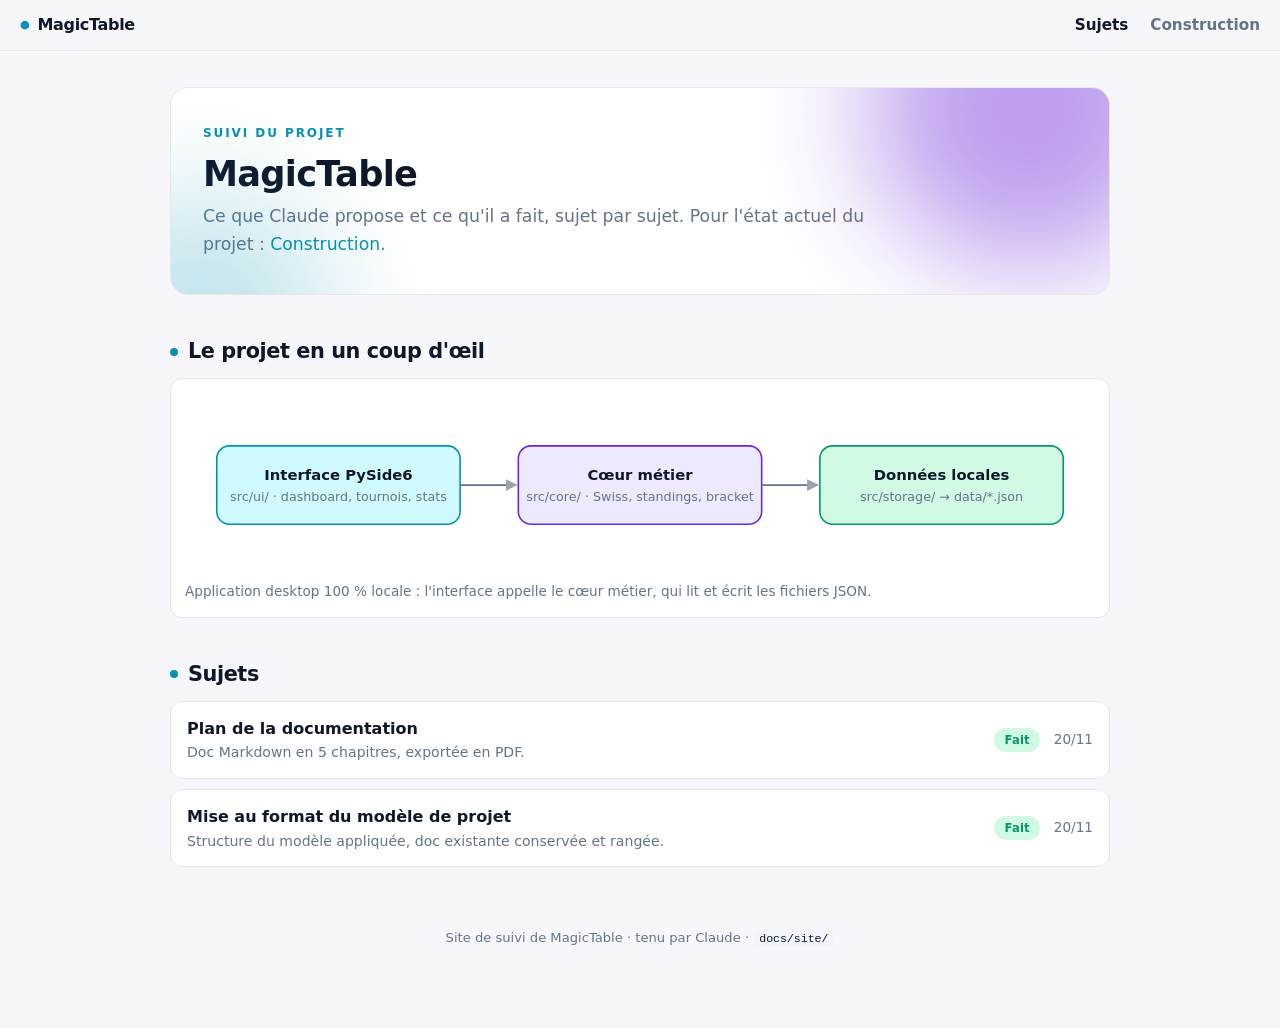
<file: docs/site/index.html>
<!doctype html>
<!--
  Accueil du site de suivi. Tenu par Claude (règles : .claude/regles-site.md).
  - Le schéma « Le projet en un coup d'œil » : remplacé quand le projet prend forme.
  - La liste des sujets : un <li> par page de sujets/, LE PLUS RÉCENT EN HAUT,
    avec le même statut que sur la page (propose, en-cours, fait, abandonne).
  - Au premier sujet ajouté : supprimer le paragraphe <p class="vide">.
-->
<html lang="fr">
<head>
<meta charset="utf-8">
<meta name="viewport" content="width=device-width, initial-scale=1">
<title>MagicTable · Suivi</title>
<link rel="stylesheet" href="style.css">
</head>
<body>
<nav class="nav">
  <span class="projet">MagicTable</span>
  <a href="index.html" class="actif">Sujets</a>
  <a href="construction.html">Construction</a>
</nav>
<main>

<header class="hero">
  <div class="kicker">Suivi du projet</div>
  <h1>MagicTable</h1>
  <p class="lead">Ce que Claude propose et ce qu'il a fait, sujet par sujet. Pour l'état actuel du projet&nbsp;: <a href="construction.html">Construction</a>.</p>
</header>

<h2>Le projet en un coup d'œil</h2>
<figure class="schema">
  <svg viewBox="0 0 860 170" role="img" aria-label="MagicTable : interface, cœur métier, stockage">
    <defs><marker id="fleche" viewBox="0 0 10 10" refX="9" refY="5" markerWidth="7" markerHeight="7" orient="auto-start-reverse"><path d="M0,0 L10,5 L0,10 z" fill="#9CA3AF"/></marker></defs>
    <rect x="30" y="50" width="230" height="74" rx="12" class="box-c"/>
    <text class="t" x="145" y="82" text-anchor="middle">Interface PySide6</text>
    <text class="sub" x="145" y="102" text-anchor="middle">src/ui/ · dashboard, tournois, stats</text>
    <rect x="315" y="50" width="230" height="74" rx="12" class="box-a"/>
    <text class="t" x="430" y="82" text-anchor="middle">Cœur métier</text>
    <text class="sub" x="430" y="102" text-anchor="middle">src/core/ · Swiss, standings, bracket</text>
    <rect x="600" y="50" width="230" height="74" rx="12" class="box-ok"/>
    <text class="t" x="715" y="82" text-anchor="middle">Données locales</text>
    <text class="sub" x="715" y="102" text-anchor="middle">src/storage/ → data/*.json</text>
    <path class="arrow" d="M260,87 L313,87"/>
    <path class="arrow" d="M545,87 L598,87"/>
  </svg>
  <figcaption>Application desktop 100&nbsp;% locale&nbsp;: l'interface appelle le cœur métier, qui lit et écrit les fichiers JSON.</figcaption>
</figure>

<h2>Sujets</h2>
<ul class="sujets">
  <li><a href="sujets/2026-11-20-plan-de-la-documentation.html">
    <span class="titre">Plan de la documentation<span class="resume">Doc Markdown en 5 chapitres, exportée en PDF.</span></span>
    <span class="pill fait">Fait</span>
    <span class="date">20/11</span>
  </a></li>
  <li><a href="sujets/2026-11-20-mise-au-format-du-modele.html">
    <span class="titre">Mise au format du modèle de projet<span class="resume">Structure du modèle appliquée, doc existante conservée et rangée.</span></span>
    <span class="pill fait">Fait</span>
    <span class="date">20/11</span>
  </a></li>
  <!-- Claude ajoute ici un <li> par sujet, le plus récent en haut :
  <li><a href="sujets/AAAA-MM-JJ-titre.html">
    <span class="titre">Titre du sujet<span class="resume">Une phrase : de quoi il s'agit.</span></span>
    <span class="pill propose">Proposé</span>
    <span class="date">JJ/MM</span>
  </a></li>
  -->
</ul>

<footer>Site de suivi de MagicTable · tenu par Claude · <code>docs/site/</code></footer>
</main>
</body>
</html>
</file>
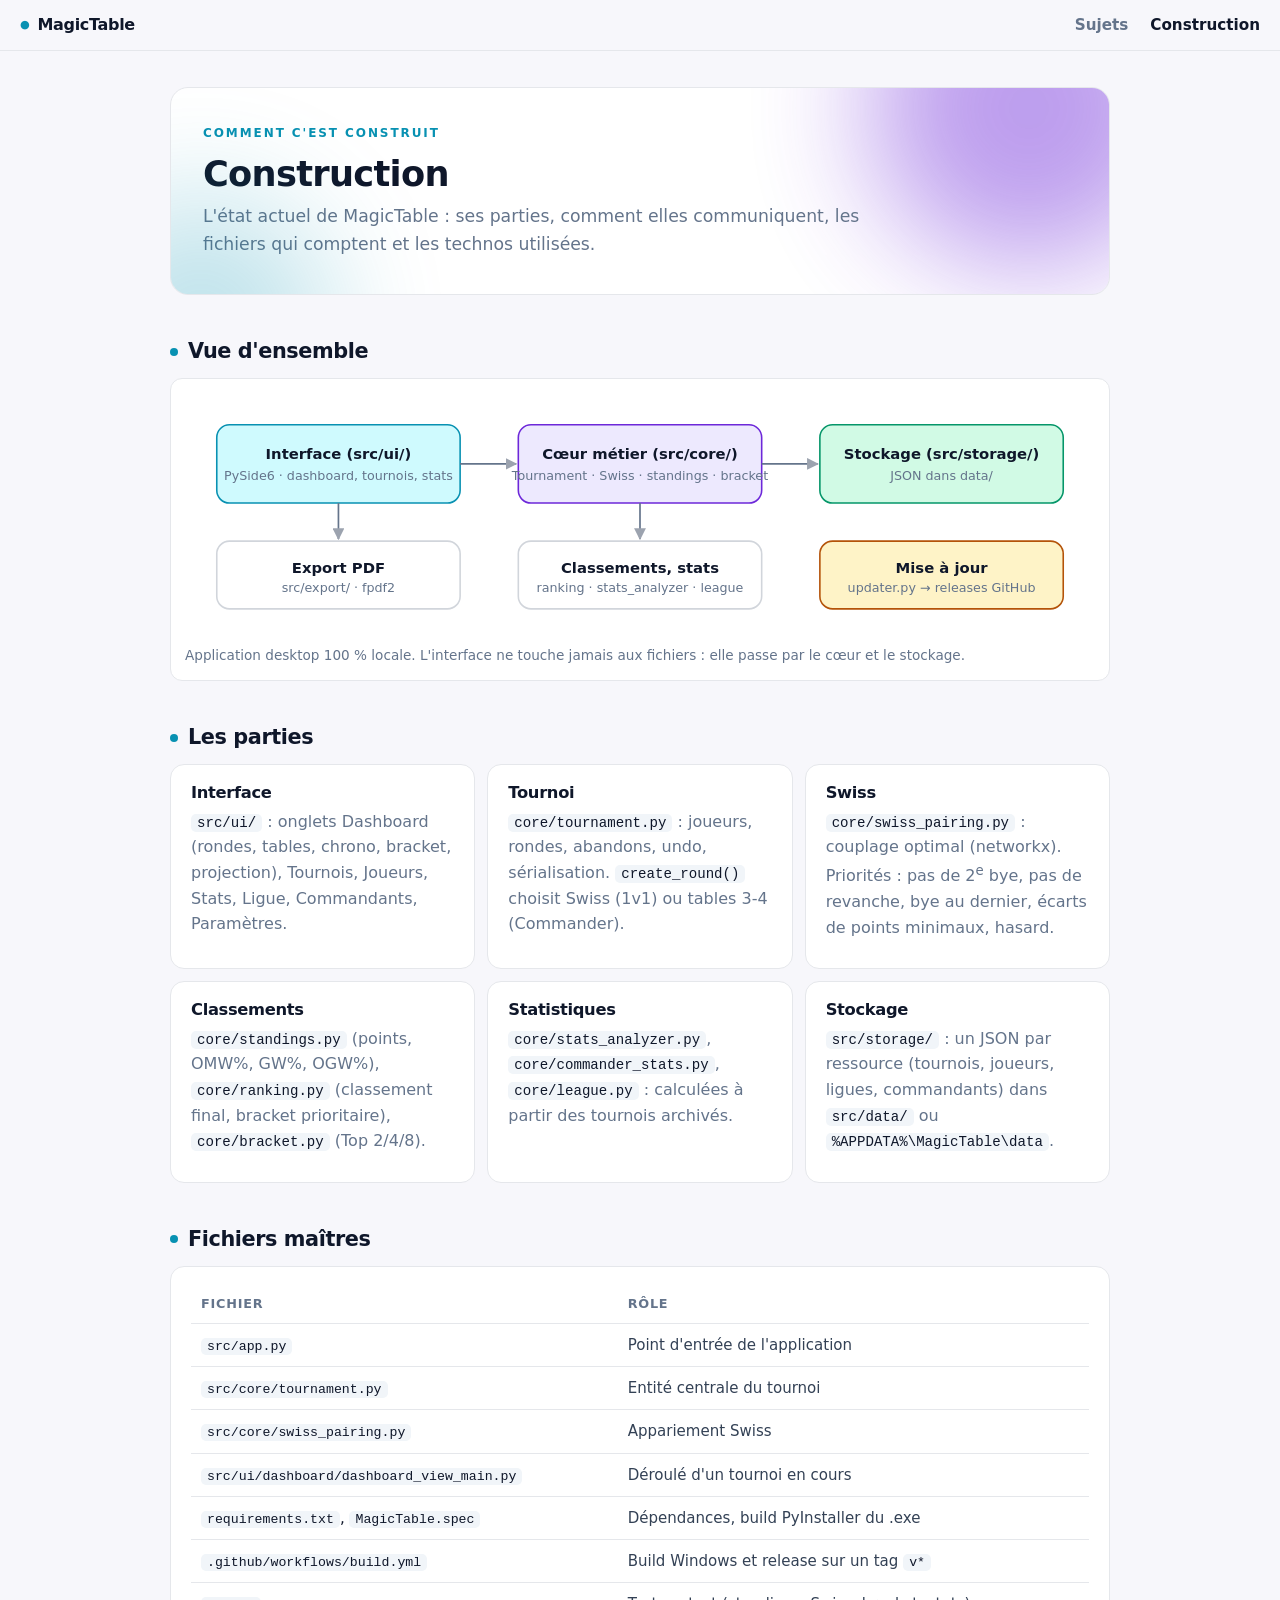
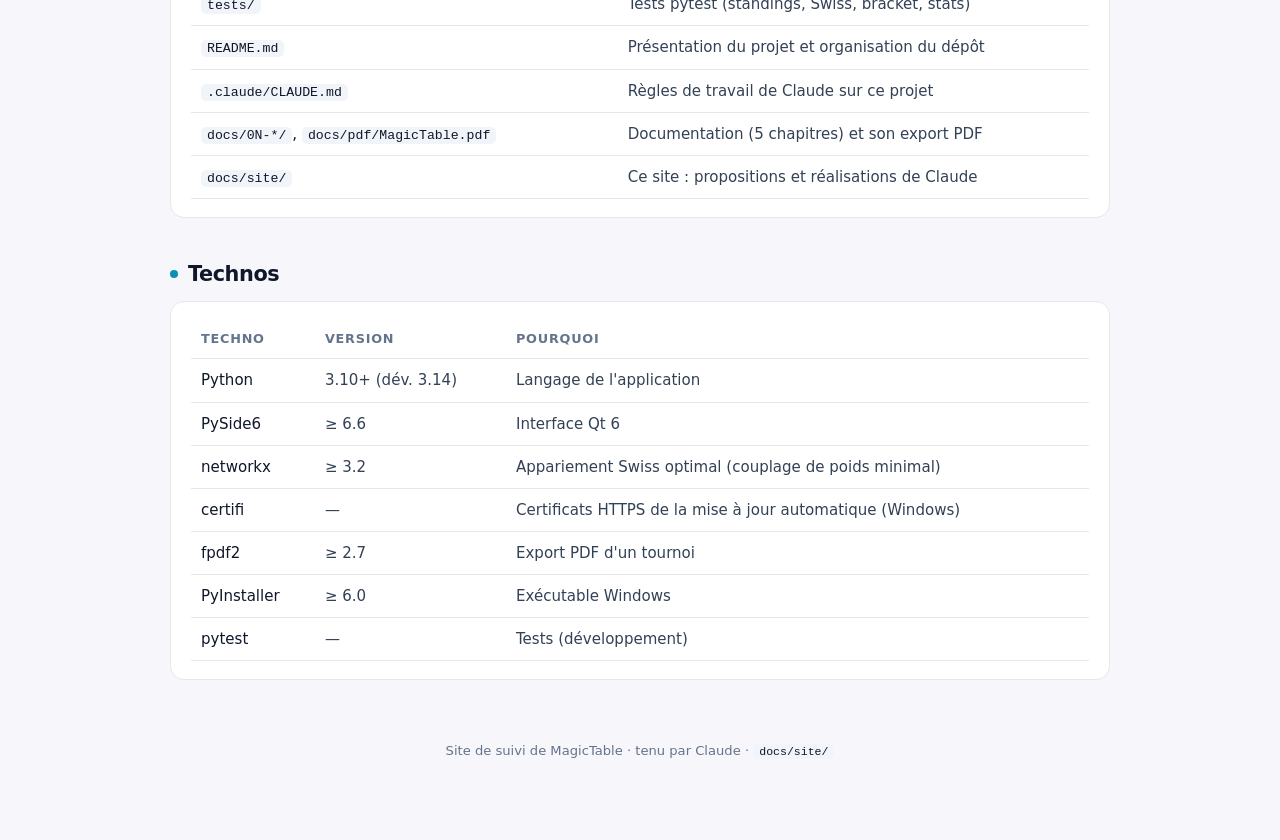
<file: docs/site/construction.html>
<!doctype html>
<!--
  « Construction » : le projet TEL QU'IL EST AUJOURD'HUI. Tenu par Claude.
  Mis à jour après chaque sujet réalisé (pas d'historique ici : l'historique, ce sont les sujets).
  Garder les 4 parties ; remplacer les lignes « à venir » ; un schéma plutôt qu'un paragraphe.
-->
<html lang="fr">
<head>
<meta charset="utf-8">
<meta name="viewport" content="width=device-width, initial-scale=1">
<title>MagicTable · Construction</title>
<link rel="stylesheet" href="style.css">
</head>
<body>
<nav class="nav">
  <span class="projet">MagicTable</span>
  <a href="index.html">Sujets</a>
  <a href="construction.html" class="actif">Construction</a>
</nav>
<main>

<header class="hero">
  <div class="kicker">Comment c'est construit</div>
  <h1>Construction</h1>
  <p class="lead">L'état actuel de MagicTable&nbsp;: ses parties, comment elles communiquent, les fichiers qui comptent et les technos utilisées.</p>
</header>

<h2>Vue d'ensemble</h2>
<figure class="schema">
  <svg viewBox="0 0 860 230" role="img" aria-label="Architecture de MagicTable">
    <defs><marker id="fleche" viewBox="0 0 10 10" refX="9" refY="5" markerWidth="7" markerHeight="7" orient="auto-start-reverse"><path d="M0,0 L10,5 L0,10 z" fill="#9CA3AF"/></marker></defs>
    <rect x="30" y="30" width="230" height="74" rx="12" class="box-c"/>
    <text class="t" x="145" y="62" text-anchor="middle">Interface (src/ui/)</text>
    <text class="sub" x="145" y="82" text-anchor="middle">PySide6 · dashboard, tournois, stats</text>
    <rect x="315" y="30" width="230" height="74" rx="12" class="box-a"/>
    <text class="t" x="430" y="62" text-anchor="middle">Cœur métier (src/core/)</text>
    <text class="sub" x="430" y="82" text-anchor="middle">Tournament · Swiss · standings · bracket</text>
    <rect x="600" y="30" width="230" height="74" rx="12" class="box-ok"/>
    <text class="t" x="715" y="62" text-anchor="middle">Stockage (src/storage/)</text>
    <text class="sub" x="715" y="82" text-anchor="middle">JSON dans data/</text>
    <rect x="30" y="140" width="230" height="64" rx="12" class="box"/>
    <text class="t" x="145" y="170" text-anchor="middle">Export PDF</text>
    <text class="sub" x="145" y="188" text-anchor="middle">src/export/ · fpdf2</text>
    <rect x="315" y="140" width="230" height="64" rx="12" class="box"/>
    <text class="t" x="430" y="170" text-anchor="middle">Classements, stats</text>
    <text class="sub" x="430" y="188" text-anchor="middle">ranking · stats_analyzer · league</text>
    <rect x="600" y="140" width="230" height="64" rx="12" class="box-w"/>
    <text class="t" x="715" y="170" text-anchor="middle">Mise à jour</text>
    <text class="sub" x="715" y="188" text-anchor="middle">updater.py → releases GitHub</text>
    <path class="arrow" d="M260,67 L313,67"/>
    <path class="arrow" d="M545,67 L598,67"/>
    <path class="arrow" d="M430,104 L430,138"/>
    <path class="arrow" d="M145,104 L145,138"/>
  </svg>
  <figcaption>Application desktop 100&nbsp;% locale. L'interface ne touche jamais aux fichiers&nbsp;: elle passe par le cœur et le stockage.</figcaption>
</figure>

<h2>Les parties</h2>
<div class="grid">
  <div class="card"><h3>Interface</h3><p class="muted"><code>src/ui/</code>&nbsp;: onglets Dashboard (rondes, tables, chrono, bracket, projection), Tournois, Joueurs, Stats, Ligue, Commandants, Paramètres.</p></div>
  <div class="card"><h3>Tournoi</h3><p class="muted"><code>core/tournament.py</code>&nbsp;: joueurs, rondes, abandons, undo, sérialisation. <code>create_round()</code> choisit Swiss (1v1) ou tables 3-4 (Commander).</p></div>
  <div class="card"><h3>Swiss</h3><p class="muted"><code>core/swiss_pairing.py</code>&nbsp;: couplage optimal (networkx). Priorités&nbsp;: pas de 2<sup>e</sup> bye, pas de revanche, bye au dernier, écarts de points minimaux, hasard.</p></div>
  <div class="card"><h3>Classements</h3><p class="muted"><code>core/standings.py</code> (points, OMW%, GW%, OGW%), <code>core/ranking.py</code> (classement final, bracket prioritaire), <code>core/bracket.py</code> (Top 2/4/8).</p></div>
  <div class="card"><h3>Statistiques</h3><p class="muted"><code>core/stats_analyzer.py</code>, <code>core/commander_stats.py</code>, <code>core/league.py</code>&nbsp;: calculées à partir des tournois archivés.</p></div>
  <div class="card"><h3>Stockage</h3><p class="muted"><code>src/storage/</code>&nbsp;: un JSON par ressource (tournois, joueurs, ligues, commandants) dans <code>src/data/</code> ou <code>%APPDATA%\MagicTable\data</code>.</p></div>
</div>

<h2>Fichiers maîtres</h2>
<div class="card">
<table>
  <tr><th>Fichier</th><th>Rôle</th></tr>
  <tr><td><code>src/app.py</code></td><td>Point d'entrée de l'application</td></tr>
  <tr><td><code>src/core/tournament.py</code></td><td>Entité centrale du tournoi</td></tr>
  <tr><td><code>src/core/swiss_pairing.py</code></td><td>Appariement Swiss</td></tr>
  <tr><td><code>src/ui/dashboard/dashboard_view_main.py</code></td><td>Déroulé d'un tournoi en cours</td></tr>
  <tr><td><code>requirements.txt</code>, <code>MagicTable.spec</code></td><td>Dépendances, build PyInstaller du .exe</td></tr>
  <tr><td><code>.github/workflows/build.yml</code></td><td>Build Windows et release sur un tag <code>v*</code></td></tr>
  <tr><td><code>tests/</code></td><td>Tests pytest (standings, Swiss, bracket, stats)</td></tr>
  <tr><td><code>README.md</code></td><td>Présentation du projet et organisation du dépôt</td></tr>
  <tr><td><code>.claude/CLAUDE.md</code></td><td>Règles de travail de Claude sur ce projet</td></tr>
  <tr><td><code>docs/0N-*/</code>, <code>docs/pdf/MagicTable.pdf</code></td><td>Documentation (5 chapitres) et son export PDF</td></tr>
  <tr><td><code>docs/site/</code></td><td>Ce site&nbsp;: propositions et réalisations de Claude</td></tr>
</table>
</div>

<h2>Technos</h2>
<div class="card">
<table>
  <tr><th>Techno</th><th>Version</th><th>Pourquoi</th></tr>
  <tr><td>Python</td><td>3.10+ (dév. 3.14)</td><td>Langage de l'application</td></tr>
  <tr><td>PySide6</td><td>≥ 6.6</td><td>Interface Qt 6</td></tr>
  <tr><td>networkx</td><td>≥ 3.2</td><td>Appariement Swiss optimal (couplage de poids minimal)</td></tr>
  <tr><td>certifi</td><td>—</td><td>Certificats HTTPS de la mise à jour automatique (Windows)</td></tr>
  <tr><td>fpdf2</td><td>≥ 2.7</td><td>Export PDF d'un tournoi</td></tr>
  <tr><td>PyInstaller</td><td>≥ 6.0</td><td>Exécutable Windows</td></tr>
  <tr><td>pytest</td><td>—</td><td>Tests (développement)</td></tr>
</table>
</div>

<footer>Site de suivi de MagicTable · tenu par Claude · <code>docs/site/</code></footer>
</main>
</body>
</html>
</file>
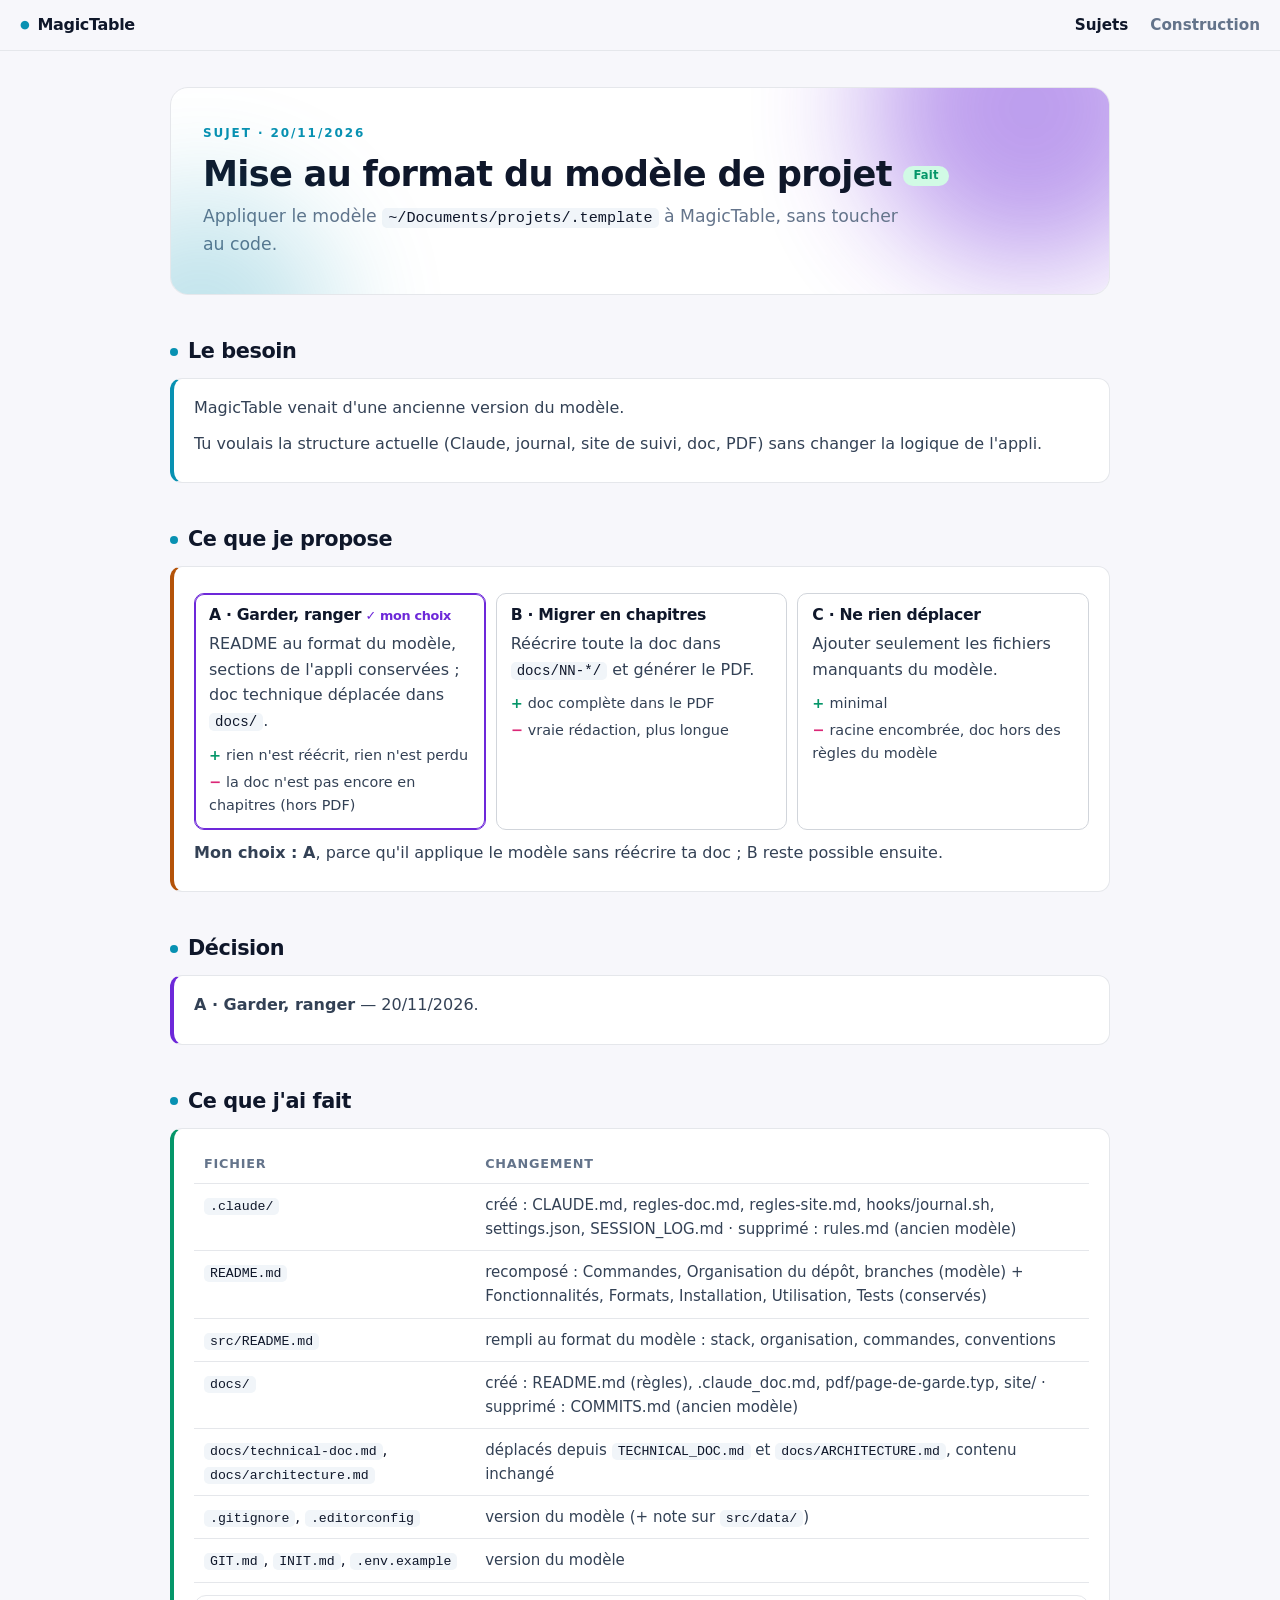
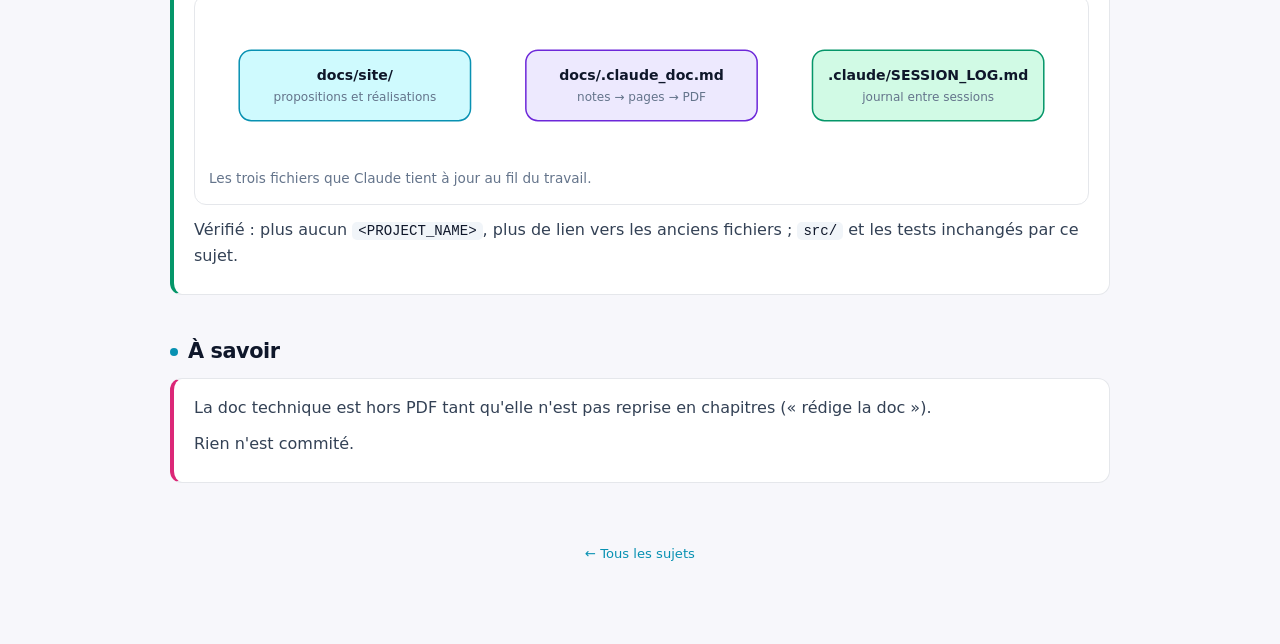
<file: docs/site/sujets/2026-11-20-mise-au-format-du-modele.html>
<!doctype html>
<html lang="fr">
<head>
<meta charset="utf-8">
<meta name="viewport" content="width=device-width, initial-scale=1">
<title>MagicTable · Mise au format du modèle de projet</title>
<link rel="stylesheet" href="../style.css">
</head>
<body>
<nav class="nav">
  <span class="projet">MagicTable</span>
  <a href="../index.html" class="actif">Sujets</a>
  <a href="../construction.html">Construction</a>
</nav>
<main>

<header class="hero">
  <div class="kicker">Sujet · 20/11/2026</div>
  <h1>Mise au format du modèle de projet <span class="pill fait">Fait</span></h1>
  <p class="lead">Appliquer le modèle <code>~/Documents/projets/.template</code> à MagicTable, sans toucher au code.</p>
</header>

<h2>Le besoin</h2>
<div class="sec besoin">
  <p>MagicTable venait d'une ancienne version du modèle.</p>
  <p>Tu voulais la structure actuelle (Claude, journal, site de suivi, doc, PDF) sans changer la logique de l'appli.</p>
</div>

<h2>Ce que je propose</h2>
<div class="sec proposition">
  <div class="options">
    <div class="option reco">
      <h3>A · Garder, ranger</h3>
      <p>README au format du modèle, sections de l'appli conservées ; doc technique déplacée dans <code>docs/</code>.</p>
      <p class="plus">rien n'est réécrit, rien n'est perdu</p>
      <p class="moins">la doc n'est pas encore en chapitres (hors PDF)</p>
    </div>
    <div class="option">
      <h3>B · Migrer en chapitres</h3>
      <p>Réécrire toute la doc dans <code>docs/NN-*/</code> et générer le PDF.</p>
      <p class="plus">doc complète dans le PDF</p>
      <p class="moins">vraie rédaction, plus longue</p>
    </div>
    <div class="option">
      <h3>C · Ne rien déplacer</h3>
      <p>Ajouter seulement les fichiers manquants du modèle.</p>
      <p class="plus">minimal</p>
      <p class="moins">racine encombrée, doc hors des règles du modèle</p>
    </div>
  </div>
  <p><b>Mon choix&nbsp;: A</b>, parce qu'il applique le modèle sans réécrire ta doc ; B reste possible ensuite.</p>
</div>

<h2>Décision</h2>
<div class="sec decision">
  <p><b>A · Garder, ranger</b> — 20/11/2026.</p>
</div>

<h2>Ce que j'ai fait</h2>
<div class="sec fait">
  <table>
    <tr><th>Fichier</th><th>Changement</th></tr>
    <tr><td><code>.claude/</code></td><td>créé : CLAUDE.md, regles-doc.md, regles-site.md, hooks/journal.sh, settings.json, SESSION_LOG.md · supprimé : rules.md (ancien modèle)</td></tr>
    <tr><td><code>README.md</code></td><td>recomposé : Commandes, Organisation du dépôt, branches (modèle) + Fonctionnalités, Formats, Installation, Utilisation, Tests (conservés)</td></tr>
    <tr><td><code>src/README.md</code></td><td>rempli au format du modèle : stack, organisation, commandes, conventions</td></tr>
    <tr><td><code>docs/</code></td><td>créé : README.md (règles), .claude_doc.md, pdf/page-de-garde.typ, site/ · supprimé : COMMITS.md (ancien modèle)</td></tr>
    <tr><td><code>docs/technical-doc.md</code>, <code>docs/architecture.md</code></td><td>déplacés depuis <code>TECHNICAL_DOC.md</code> et <code>docs/ARCHITECTURE.md</code>, contenu inchangé</td></tr>
    <tr><td><code>.gitignore</code>, <code>.editorconfig</code></td><td>version du modèle (+ note sur <code>src/data/</code>)</td></tr>
    <tr><td><code>GIT.md</code>, <code>INIT.md</code>, <code>.env.example</code></td><td>version du modèle</td></tr>
  </table>
  <figure class="schema">
    <svg viewBox="0 0 860 150" role="img" aria-label="Les trois fichiers vivants">
      <defs><marker id="fleche" viewBox="0 0 10 10" refX="9" refY="5" markerWidth="7" markerHeight="7" orient="auto-start-reverse"><path d="M0,0 L10,5 L0,10 z" fill="#9CA3AF"/></marker></defs>
      <rect x="30" y="40" width="230" height="70" rx="12" class="box-c"/>
      <text class="t" x="145" y="70" text-anchor="middle">docs/site/</text>
      <text class="sub" x="145" y="90" text-anchor="middle">propositions et réalisations</text>
      <rect x="315" y="40" width="230" height="70" rx="12" class="box-a"/>
      <text class="t" x="430" y="70" text-anchor="middle">docs/.claude_doc.md</text>
      <text class="sub" x="430" y="90" text-anchor="middle">notes → pages → PDF</text>
      <rect x="600" y="40" width="230" height="70" rx="12" class="box-ok"/>
      <text class="t" x="715" y="70" text-anchor="middle">.claude/SESSION_LOG.md</text>
      <text class="sub" x="715" y="90" text-anchor="middle">journal entre sessions</text>
    </svg>
    <figcaption>Les trois fichiers que Claude tient à jour au fil du travail.</figcaption>
  </figure>
  <p>Vérifié&nbsp;: plus aucun <code>&lt;PROJECT_NAME&gt;</code>, plus de lien vers les anciens fichiers ; <code>src/</code> et les tests inchangés par ce sujet.</p>
</div>

<h2>À savoir</h2>
<div class="sec savoir">
  <p>La doc technique est hors PDF tant qu'elle n'est pas reprise en chapitres (« rédige la doc »).</p>
  <p>Rien n'est commité.</p>
</div>

<footer><a href="../index.html">← Tous les sujets</a></footer>
</main>
</body>
</html>
</file>
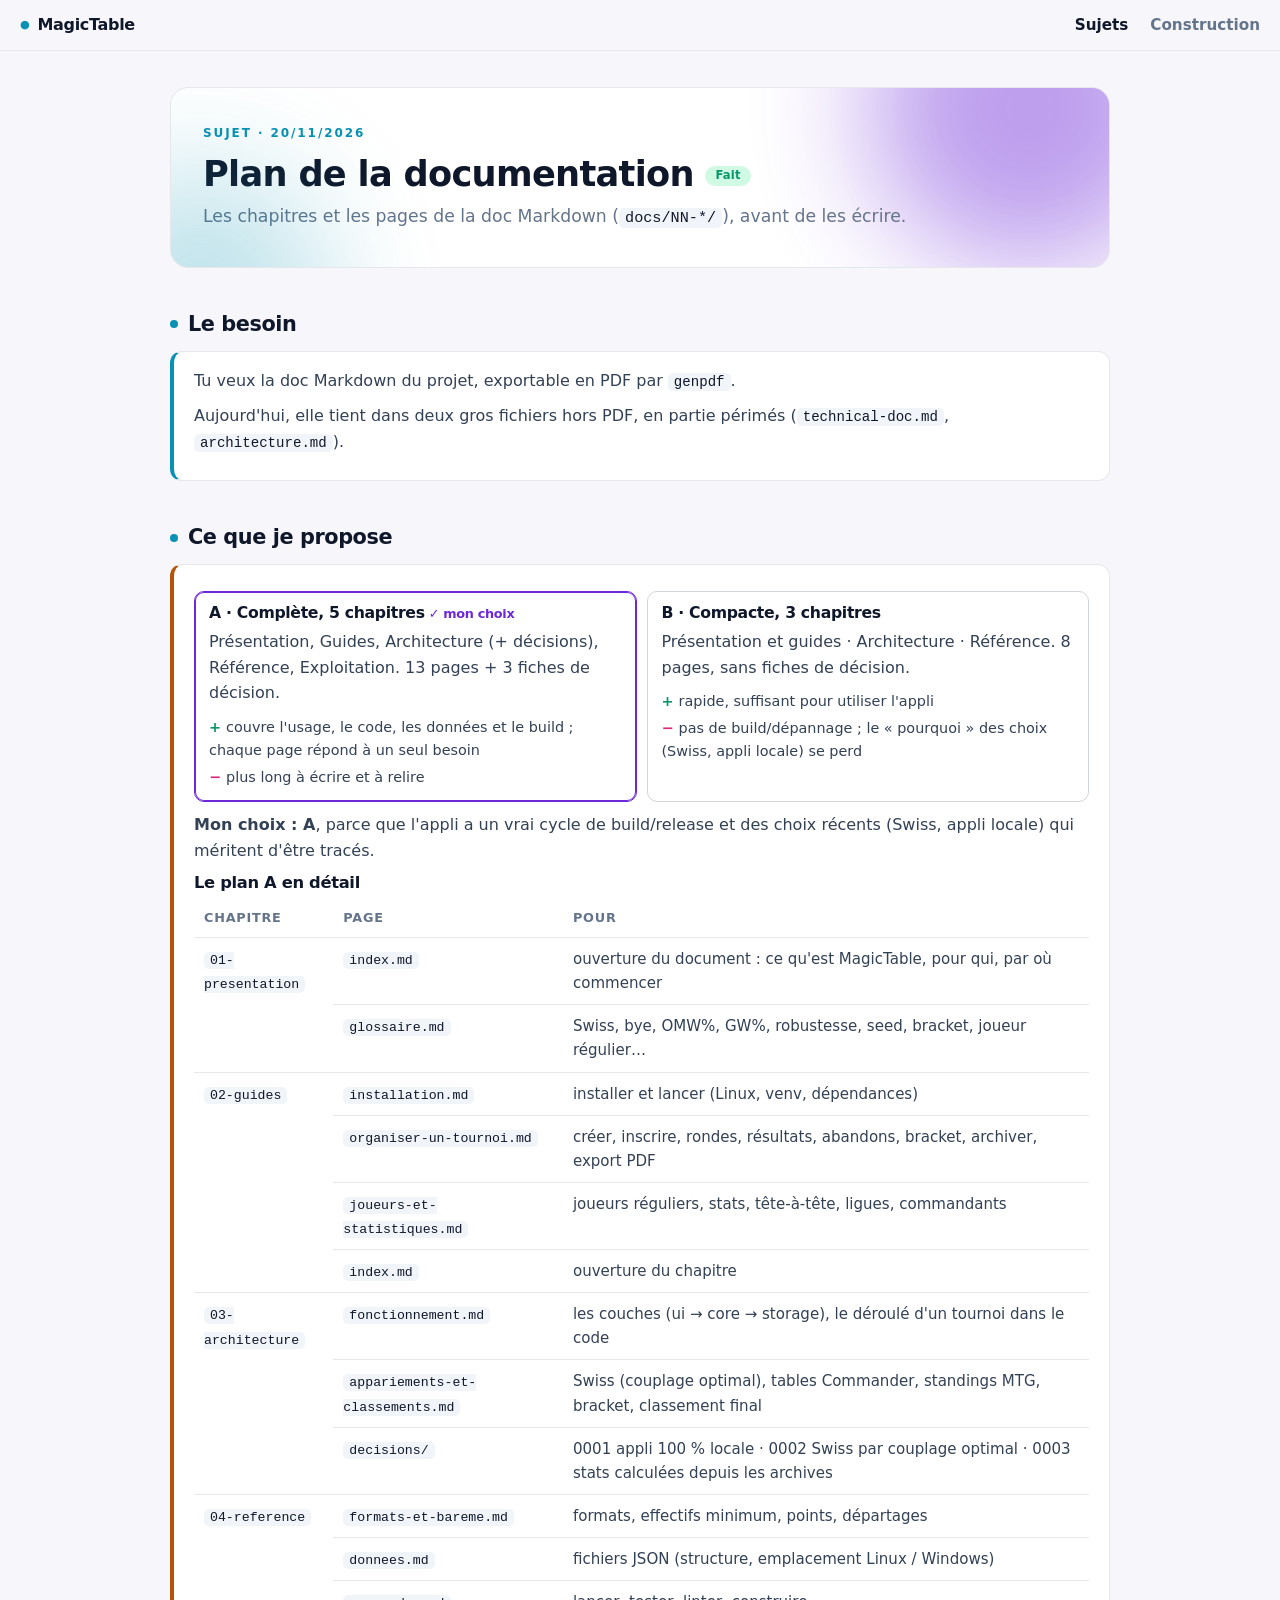
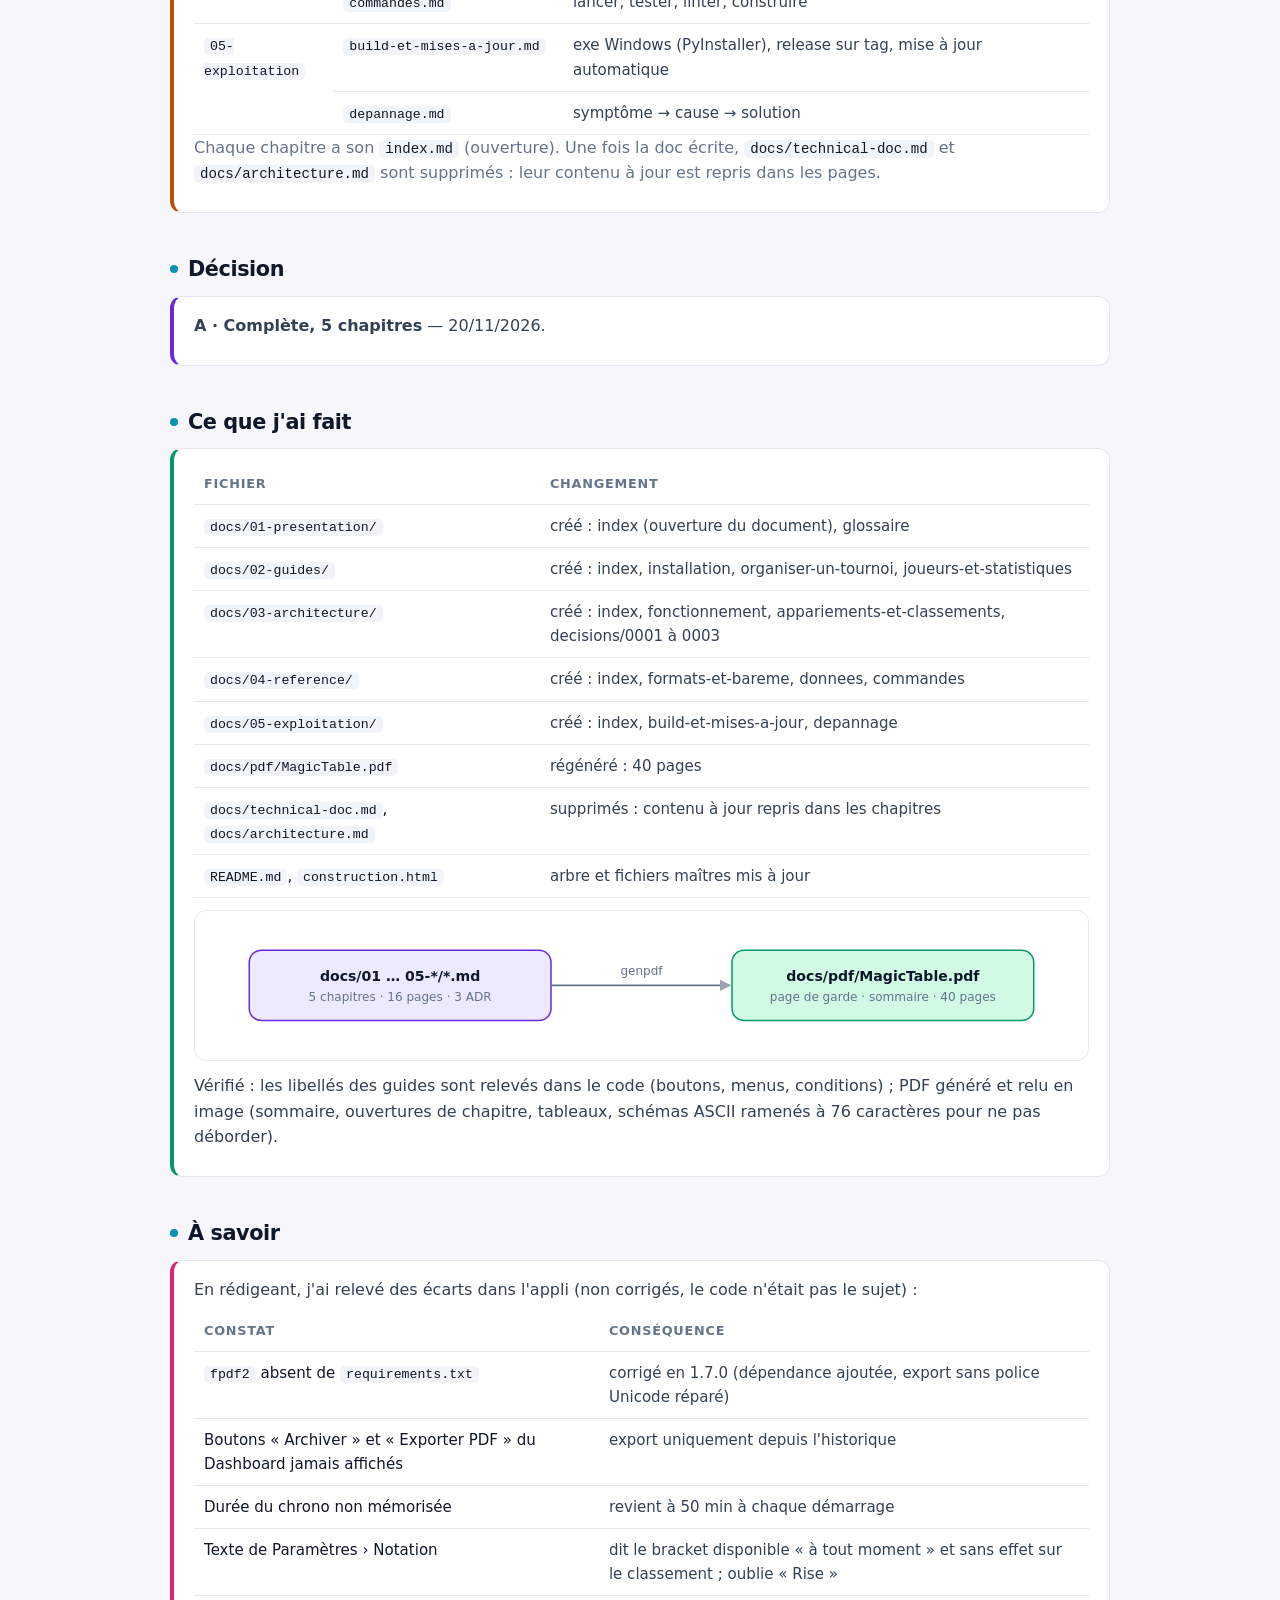
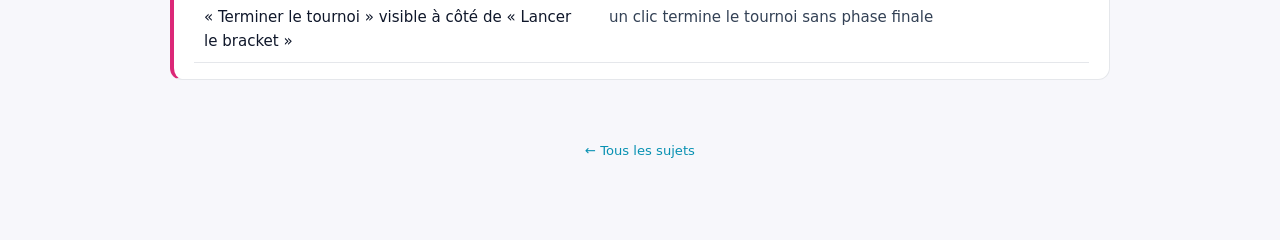
<file: docs/site/sujets/2026-11-20-plan-de-la-documentation.html>
<!doctype html>
<html lang="fr">
<head>
<meta charset="utf-8">
<meta name="viewport" content="width=device-width, initial-scale=1">
<title>MagicTable · Plan de la documentation</title>
<link rel="stylesheet" href="../style.css">
</head>
<body>
<nav class="nav">
  <span class="projet">MagicTable</span>
  <a href="../index.html" class="actif">Sujets</a>
  <a href="../construction.html">Construction</a>
</nav>
<main>

<header class="hero">
  <div class="kicker">Sujet · 20/11/2026</div>
  <h1>Plan de la documentation <span class="pill fait">Fait</span></h1>
  <p class="lead">Les chapitres et les pages de la doc Markdown (<code>docs/NN-*/</code>), avant de les écrire.</p>
</header>

<h2>Le besoin</h2>
<div class="sec besoin">
  <p>Tu veux la doc Markdown du projet, exportable en PDF par <code>genpdf</code>.</p>
  <p>Aujourd'hui, elle tient dans deux gros fichiers hors PDF, en partie périmés (<code>technical-doc.md</code>, <code>architecture.md</code>).</p>
</div>

<h2>Ce que je propose</h2>
<div class="sec proposition">
  <div class="options">
    <div class="option reco">
      <h3>A · Complète, 5 chapitres</h3>
      <p>Présentation, Guides, Architecture (+ décisions), Référence, Exploitation. 13 pages + 3 fiches de décision.</p>
      <p class="plus">couvre l'usage, le code, les données et le build ; chaque page répond à un seul besoin</p>
      <p class="moins">plus long à écrire et à relire</p>
    </div>
    <div class="option">
      <h3>B · Compacte, 3 chapitres</h3>
      <p>Présentation et guides · Architecture · Référence. 8 pages, sans fiches de décision.</p>
      <p class="plus">rapide, suffisant pour utiliser l'appli</p>
      <p class="moins">pas de build/dépannage ; le « pourquoi » des choix (Swiss, appli locale) se perd</p>
    </div>
  </div>
  <p><b>Mon choix&nbsp;: A</b>, parce que l'appli a un vrai cycle de build/release et des choix récents (Swiss, appli locale) qui méritent d'être tracés.</p>

  <h3>Le plan A en détail</h3>
  <table>
    <tr><th>Chapitre</th><th>Page</th><th>Pour</th></tr>
    <tr><td rowspan="2"><code>01-presentation</code></td><td><code>index.md</code></td><td>ouverture du document : ce qu'est MagicTable, pour qui, par où commencer</td></tr>
    <tr><td><code>glossaire.md</code></td><td>Swiss, bye, OMW%, GW%, robustesse, seed, bracket, joueur régulier…</td></tr>
    <tr><td rowspan="4"><code>02-guides</code></td><td><code>installation.md</code></td><td>installer et lancer (Linux, venv, dépendances)</td></tr>
    <tr><td><code>organiser-un-tournoi.md</code></td><td>créer, inscrire, rondes, résultats, abandons, bracket, archiver, export PDF</td></tr>
    <tr><td><code>joueurs-et-statistiques.md</code></td><td>joueurs réguliers, stats, tête-à-tête, ligues, commandants</td></tr>
    <tr><td><code>index.md</code></td><td>ouverture du chapitre</td></tr>
    <tr><td rowspan="3"><code>03-architecture</code></td><td><code>fonctionnement.md</code></td><td>les couches (ui → core → storage), le déroulé d'un tournoi dans le code</td></tr>
    <tr><td><code>appariements-et-classements.md</code></td><td>Swiss (couplage optimal), tables Commander, standings MTG, bracket, classement final</td></tr>
    <tr><td><code>decisions/</code></td><td>0001 appli 100 % locale · 0002 Swiss par couplage optimal · 0003 stats calculées depuis les archives</td></tr>
    <tr><td rowspan="3"><code>04-reference</code></td><td><code>formats-et-bareme.md</code></td><td>formats, effectifs minimum, points, départages</td></tr>
    <tr><td><code>donnees.md</code></td><td>fichiers JSON (structure, emplacement Linux / Windows)</td></tr>
    <tr><td><code>commandes.md</code></td><td>lancer, tester, linter, construire</td></tr>
    <tr><td rowspan="2"><code>05-exploitation</code></td><td><code>build-et-mises-a-jour.md</code></td><td>exe Windows (PyInstaller), release sur tag, mise à jour automatique</td></tr>
    <tr><td><code>depannage.md</code></td><td>symptôme → cause → solution</td></tr>
  </table>
  <p class="muted">Chaque chapitre a son <code>index.md</code> (ouverture). Une fois la doc écrite, <code>docs/technical-doc.md</code> et <code>docs/architecture.md</code> sont supprimés : leur contenu à jour est repris dans les pages.</p>
</div>

<h2>Décision</h2>
<div class="sec decision">
  <p><b>A · Complète, 5 chapitres</b> — 20/11/2026.</p>
</div>

<h2>Ce que j'ai fait</h2>
<div class="sec fait">
  <table>
    <tr><th>Fichier</th><th>Changement</th></tr>
    <tr><td><code>docs/01-presentation/</code></td><td>créé : index (ouverture du document), glossaire</td></tr>
    <tr><td><code>docs/02-guides/</code></td><td>créé : index, installation, organiser-un-tournoi, joueurs-et-statistiques</td></tr>
    <tr><td><code>docs/03-architecture/</code></td><td>créé : index, fonctionnement, appariements-et-classements, decisions/0001 à 0003</td></tr>
    <tr><td><code>docs/04-reference/</code></td><td>créé : index, formats-et-bareme, donnees, commandes</td></tr>
    <tr><td><code>docs/05-exploitation/</code></td><td>créé : index, build-et-mises-a-jour, depannage</td></tr>
    <tr><td><code>docs/pdf/MagicTable.pdf</code></td><td>régénéré : 40 pages</td></tr>
    <tr><td><code>docs/technical-doc.md</code>, <code>docs/architecture.md</code></td><td>supprimés : contenu à jour repris dans les chapitres</td></tr>
    <tr><td><code>README.md</code>, <code>construction.html</code></td><td>arbre et fichiers maîtres mis à jour</td></tr>
  </table>
  <figure class="schema">
    <svg viewBox="0 0 860 120" role="img" aria-label="De la doc Markdown au PDF">
      <defs><marker id="fleche" viewBox="0 0 10 10" refX="9" refY="5" markerWidth="7" markerHeight="7" orient="auto-start-reverse"><path d="M0,0 L10,5 L0,10 z" fill="#9CA3AF"/></marker></defs>
      <rect x="40" y="25" width="300" height="70" rx="12" class="box-a"/>
      <text class="t" x="190" y="56" text-anchor="middle">docs/01 … 05-*/*.md</text>
      <text class="sub" x="190" y="76" text-anchor="middle">5 chapitres · 16 pages · 3 ADR</text>
      <rect x="520" y="25" width="300" height="70" rx="12" class="box-ok"/>
      <text class="t" x="670" y="56" text-anchor="middle">docs/pdf/MagicTable.pdf</text>
      <text class="sub" x="670" y="76" text-anchor="middle">page de garde · sommaire · 40 pages</text>
      <path class="arrow" d="M340,60 L518,60"/>
      <text class="sub" x="430" y="50" text-anchor="middle">genpdf</text>
    </svg>
  </figure>
  <p>Vérifié&nbsp;: les libellés des guides sont relevés dans le code (boutons, menus, conditions) ; PDF généré et relu en image (sommaire, ouvertures de chapitre, tableaux, schémas ASCII ramenés à 76 caractères pour ne pas déborder).</p>
</div>

<h2>À savoir</h2>
<div class="sec savoir">
  <p>En rédigeant, j'ai relevé des écarts dans l'appli (non corrigés, le code n'était pas le sujet)&nbsp;:</p>
  <table>
    <tr><th>Constat</th><th>Conséquence</th></tr>
    <tr><td><code>fpdf2</code> absent de <code>requirements.txt</code></td><td>corrigé en 1.7.0 (dépendance ajoutée, export sans police Unicode réparé)</td></tr>
    <tr><td>Boutons « Archiver » et « Exporter PDF » du Dashboard jamais affichés</td><td>export uniquement depuis l'historique</td></tr>
    <tr><td>Durée du chrono non mémorisée</td><td>revient à 50 min à chaque démarrage</td></tr>
    <tr><td>Texte de Paramètres › Notation</td><td>dit le bracket disponible « à tout moment » et sans effet sur le classement ; oublie « Rise »</td></tr>
    <tr><td>« Terminer le tournoi » visible à côté de « Lancer le bracket »</td><td>un clic termine le tournoi sans phase finale</td></tr>
  </table>
</div>

<footer><a href="../index.html">← Tous les sujets</a></footer>
</main>
</body>
</html>
</file>
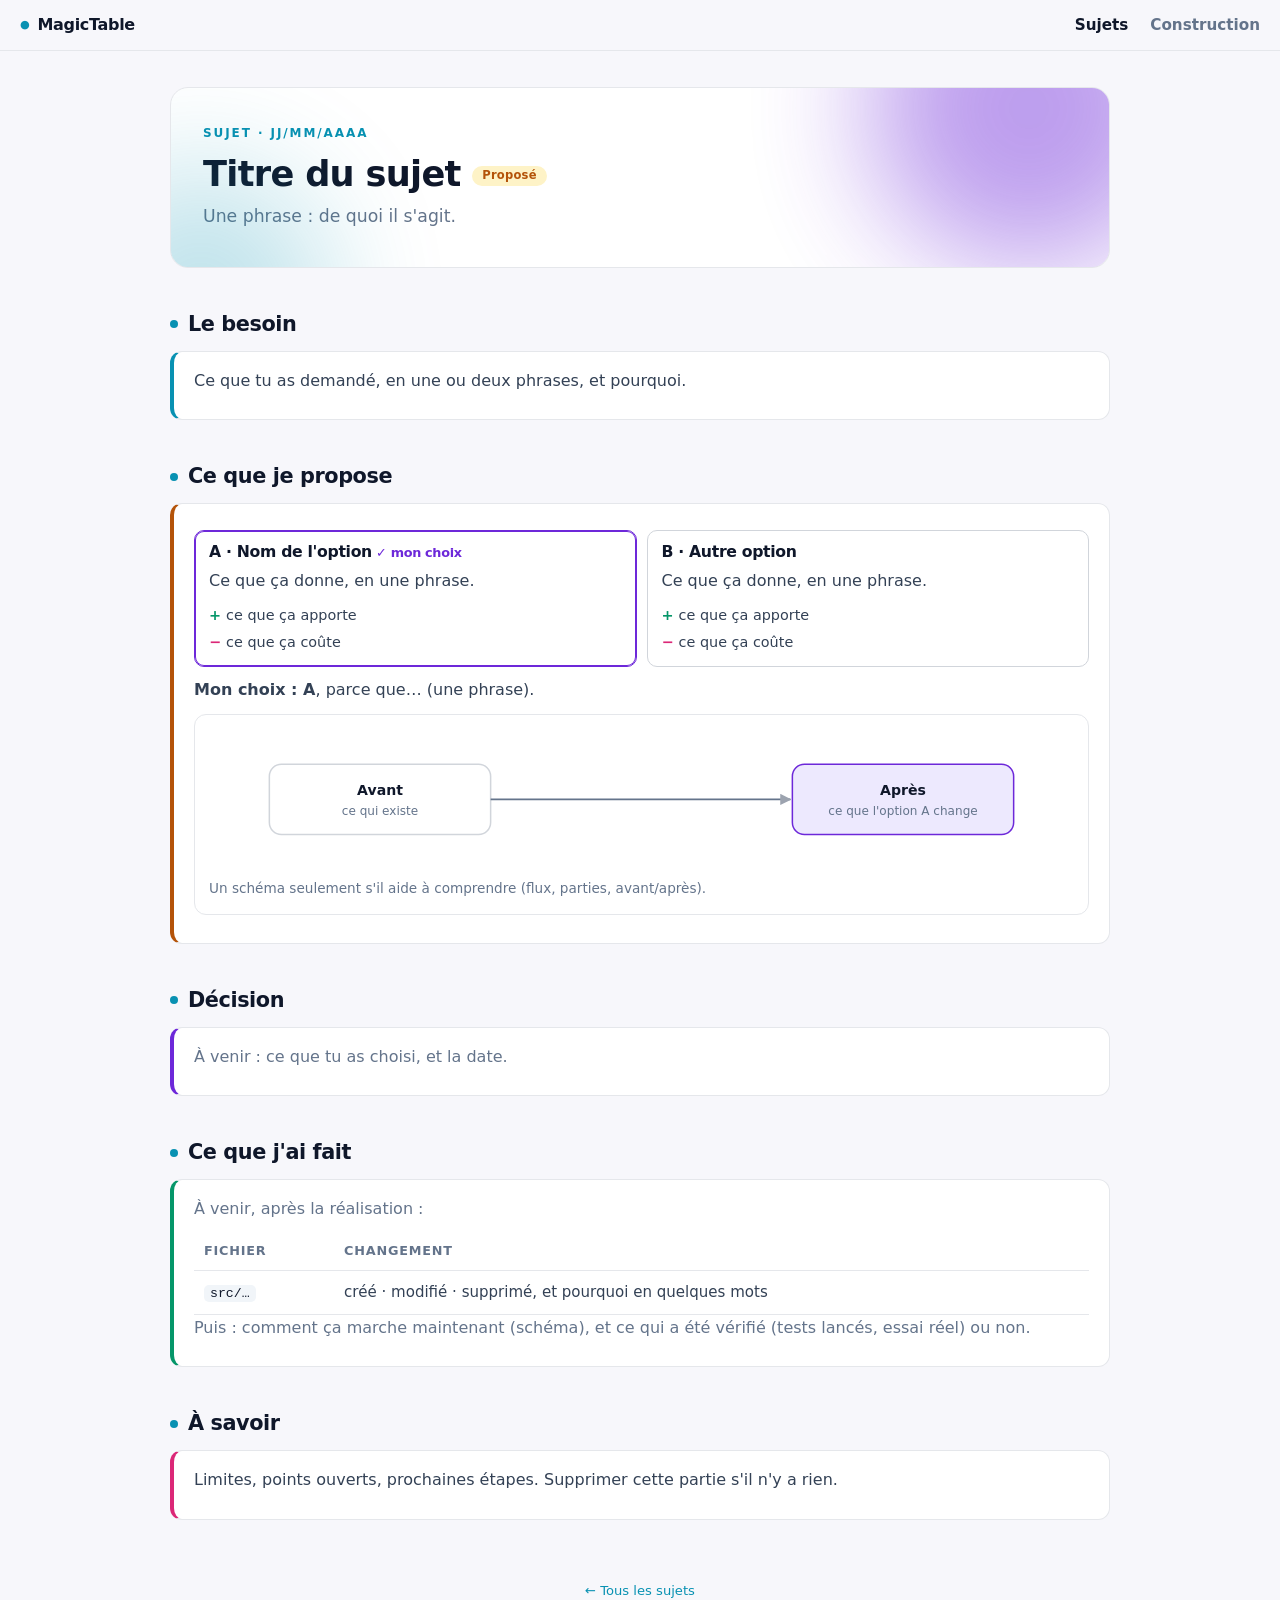
<file: docs/site/sujets/_modele.html>
<!doctype html>
<!--
  MODÈLE D'UNE PAGE SUJET. Claude le copie en sujets/AAAA-MM-JJ-titre-court.html
  (minuscules, tirets, sans accents) et remplit les parties dans l'ordre :
    1. à la proposition : statut « propose », Le besoin, Ce que je propose (+ schéma si utile) ;
       les parties Décision et Ce que j'ai fait restent avec leur texte « à venir » ;
    2. après ta réponse : Décision (choix + date), statut « en-cours » ;
    3. après la réalisation : Ce que j'ai fait (fichiers, schéma, vérifications), statut « fait » ;
    4. À savoir : seulement s'il y a des limites ou des suites ; sinon supprimer la partie.
  Statuts possibles (classe .pill) : propose · en-cours · fait · abandonne.
  Peu de texte : phrases courtes, tableaux, schémas SVG (classes .box, .box-a, .box-c,
  .box-ok, .box-w, .arrow, .t, .sub ; garder le <defs> de la flèche).
  Ne pas oublier : ajouter/mettre à jour la ligne du sujet dans ../index.html.
-->
<html lang="fr">
<head>
<meta charset="utf-8">
<meta name="viewport" content="width=device-width, initial-scale=1">
<title>MagicTable · Titre du sujet</title>
<link rel="stylesheet" href="../style.css">
</head>
<body>
<nav class="nav">
  <span class="projet">MagicTable</span>
  <a href="../index.html" class="actif">Sujets</a>
  <a href="../construction.html">Construction</a>
</nav>
<main>

<header class="hero">
  <div class="kicker">Sujet · JJ/MM/AAAA</div>
  <h1>Titre du sujet <span class="pill propose">Proposé</span></h1>
  <p class="lead">Une phrase&nbsp;: de quoi il s'agit.</p>
</header>

<h2>Le besoin</h2>
<div class="sec besoin">
  <p>Ce que tu as demandé, en une ou deux phrases, et pourquoi.</p>
</div>

<h2>Ce que je propose</h2>
<div class="sec proposition">
  <div class="options">
    <div class="option reco">
      <h3>A · Nom de l'option</h3>
      <p>Ce que ça donne, en une phrase.</p>
      <p class="plus">ce que ça apporte</p>
      <p class="moins">ce que ça coûte</p>
    </div>
    <div class="option">
      <h3>B · Autre option</h3>
      <p>Ce que ça donne, en une phrase.</p>
      <p class="plus">ce que ça apporte</p>
      <p class="moins">ce que ça coûte</p>
    </div>
  </div>
  <p><b>Mon choix&nbsp;: A</b>, parce que… (une phrase).</p>
  <figure class="schema">
    <svg viewBox="0 0 860 140" role="img" aria-label="Schéma de la proposition">
      <defs><marker id="fleche" viewBox="0 0 10 10" refX="9" refY="5" markerWidth="7" markerHeight="7" orient="auto-start-reverse"><path d="M0,0 L10,5 L0,10 z" fill="#9CA3AF"/></marker></defs>
      <rect x="60" y="35" width="220" height="70" rx="12" class="box"/>
      <text class="t" x="170" y="66" text-anchor="middle">Avant</text>
      <text class="sub" x="170" y="86" text-anchor="middle">ce qui existe</text>
      <rect x="580" y="35" width="220" height="70" rx="12" class="box-a"/>
      <text class="t" x="690" y="66" text-anchor="middle">Après</text>
      <text class="sub" x="690" y="86" text-anchor="middle">ce que l'option A change</text>
      <path class="arrow" d="M280,70 L578,70"/>
    </svg>
    <figcaption>Un schéma seulement s'il aide à comprendre (flux, parties, avant/après).</figcaption>
  </figure>
</div>

<h2>Décision</h2>
<div class="sec decision">
  <p class="muted">À venir&nbsp;: ce que tu as choisi, et la date.</p>
</div>

<h2>Ce que j'ai fait</h2>
<div class="sec fait">
  <p class="muted">À venir, après la réalisation&nbsp;:</p>
  <table>
    <tr><th>Fichier</th><th>Changement</th></tr>
    <tr><td><code>src/…</code></td><td>créé · modifié · supprimé, et pourquoi en quelques mots</td></tr>
  </table>
  <p class="muted">Puis&nbsp;: comment ça marche maintenant (schéma), et ce qui a été vérifié (tests lancés, essai réel) ou non.</p>
</div>

<h2>À savoir</h2>
<div class="sec savoir">
  <p>Limites, points ouverts, prochaines étapes. Supprimer cette partie s'il n'y a rien.</p>
</div>

<footer><a href="../index.html">← Tous les sujets</a></footer>
</main>
</body>
</html>
</file>
<file: docs/site/style.css>
/* Site de suivi du projet : style commun à toutes les pages.
   Sombre par défaut (esprit de la page de garde), clair si le navigateur le demande.
   Composants : .nav, .hero, .card, .pill, .sec, .options/.option, table, figure.schema,
   classes SVG (.box, .box-a, .box-ok, .box-w, .arrow, .t, .sub), .note. */

:root {
  --bg: #070A13; --bg2: #0D1220; --card: #111827; --line: #1F2937; --line2: #2A3446;
  --ink: #F3F4F6; --text: #D1D5DB; --muted: #9CA3AF;
  --violet: #8B5CF6; --violet-soft: #241A45; --cyan: #22D3EE; --cyan-soft: #0B2A33;
  --rose: #EC4899; --vert: #34D399; --vert-soft: #0F2E1E; --ambre: #FBBF24; --ambre-soft: #3A2A0E;
  --bleu: #38BDF8; --bleu-soft: #0E2A3A; --gris-soft: #1F2937;
  --mono: "JetBrains Mono", ui-monospace, monospace;
}
@media (prefers-color-scheme: light) {
  :root {
    --bg: #F7F7FB; --bg2: #FFFFFF; --card: #FFFFFF; --line: #E5E7EB; --line2: #D1D5DB;
    --ink: #0F172A; --text: #334155; --muted: #64748B;
    --violet: #6D28D9; --violet-soft: #EDE9FE; --cyan: #0891B2; --cyan-soft: #CFFAFE;
    --rose: #DB2777; --vert: #059669; --vert-soft: #D1FAE5; --ambre: #B45309; --ambre-soft: #FEF3C7;
    --bleu: #0369A1; --bleu-soft: #E0F2FE; --gris-soft: #F1F5F9;
  }
}

* { box-sizing: border-box; }
html { scroll-behavior: smooth; }
body {
  margin: 0; background: var(--bg); color: var(--text);
  font: 16px/1.6 Inter, "Noto Sans", system-ui, sans-serif;
}
a { color: var(--cyan); text-decoration: none; }
a:hover { text-decoration: underline; }
code, .mono { font-family: var(--mono); font-size: .88em; }
code { background: var(--gris-soft); color: var(--ink); padding: 1px 6px; border-radius: 5px; }
main { max-width: 980px; margin: 0 auto; padding: 28px 20px 80px; }
h1, h2, h3 { color: var(--ink); letter-spacing: -.02em; line-height: 1.2; }
h1 { font-size: 2.2rem; margin: 0 0 8px; }
h2 { font-size: 1.3rem; margin: 44px 0 14px; display: flex; align-items: center; gap: 10px; }
h2::before { content: ""; width: 8px; height: 8px; border-radius: 50%; background: var(--cyan); flex: none; }
h3 { font-size: 1.02rem; margin: 0 0 6px; }
p { margin: 0 0 10px; }
.muted { color: var(--muted); }
.lead { color: var(--muted); font-size: 1.08rem; max-width: 720px; margin: 0; }

/* Barre de navigation */
.nav {
  position: sticky; top: 0; z-index: 10; display: flex; align-items: center; gap: 22px;
  padding: 12px 20px; background: color-mix(in srgb, var(--bg) 85%, transparent);
  backdrop-filter: blur(10px); border-bottom: 1px solid var(--line);
}
.nav .projet { color: var(--ink); font-weight: 800; letter-spacing: -.02em; margin-right: auto; }
.nav .projet::before { content: "●"; color: var(--cyan); margin-right: 8px; font-size: .7em; vertical-align: 2px; }
.nav a { color: var(--muted); font-weight: 600; font-size: .95rem; }
.nav a.actif { color: var(--ink); }
.nav a:hover { color: var(--ink); text-decoration: none; }

/* En-tête de page avec halos */
.hero {
  position: relative; overflow: hidden; border: 1px solid var(--line); border-radius: 18px;
  padding: 36px 32px; margin: 8px 0 8px; background: var(--bg2);
}
.hero::before, .hero::after {
  content: ""; position: absolute; border-radius: 50%; filter: blur(60px); opacity: .45; pointer-events: none;
}
.hero::before { width: 320px; height: 320px; right: -80px; top: -140px; background: var(--violet); }
.hero::after { width: 260px; height: 260px; left: -100px; bottom: -160px; background: var(--cyan); opacity: .25; }
.hero > * { position: relative; }
.hero .kicker { font-size: .75rem; font-weight: 700; letter-spacing: .16em; text-transform: uppercase; color: var(--cyan); margin-bottom: 10px; }

/* Cartes et grilles */
.card { background: var(--card); border: 1px solid var(--line); border-radius: 14px; padding: 18px 20px; }
.grid { display: grid; grid-template-columns: repeat(auto-fit, minmax(260px, 1fr)); gap: 12px; }

/* Statuts */
.pill {
  display: inline-block; font-size: .72rem; font-weight: 700; padding: 3px 10px; border-radius: 99px;
  white-space: nowrap; vertical-align: middle; letter-spacing: .02em;
}
.pill.propose { background: var(--ambre-soft); color: var(--ambre); }
.pill.en-cours { background: var(--bleu-soft); color: var(--bleu); }
.pill.fait { background: var(--vert-soft); color: var(--vert); }
.pill.abandonne { background: var(--gris-soft); color: var(--muted); }

/* Liste des sujets (accueil) */
.sujets { list-style: none; padding: 0; margin: 0; display: grid; gap: 10px; }
.sujets a {
  display: grid; grid-template-columns: 1fr auto auto; gap: 14px; align-items: center;
  background: var(--card); border: 1px solid var(--line); border-radius: 12px; padding: 14px 16px; color: var(--text);
  transition: border-color .15s, transform .15s;
}
.sujets a:hover { border-color: var(--violet); transform: translateY(-1px); text-decoration: none; }
.sujets .titre { color: var(--ink); font-weight: 650; }
.sujets .resume { display: block; color: var(--muted); font-size: .88rem; font-weight: 400; }
.sujets .date { color: var(--muted); font-size: .85rem; font-variant-numeric: tabular-nums; }
.vide { border: 1px dashed var(--line2); border-radius: 12px; padding: 22px; text-align: center; color: var(--muted); }

/* Parties d'une page sujet */
.sec { background: var(--card); border: 1px solid var(--line); border-left: 4px solid var(--violet); border-radius: 12px; padding: 16px 20px; margin: 0 0 12px; }
.sec.besoin { border-left-color: var(--cyan); }
.sec.proposition { border-left-color: var(--ambre); }
.sec.decision { border-left-color: var(--violet); }
.sec.fait { border-left-color: var(--vert); }
.sec.savoir { border-left-color: var(--rose); }
.sec > h3 { display: flex; align-items: center; gap: 8px; }

/* Options d'une proposition */
.options { display: grid; grid-template-columns: repeat(auto-fit, minmax(220px, 1fr)); gap: 10px; margin: 10px 0; }
.option { border: 1px solid var(--line2); border-radius: 10px; padding: 12px 14px; background: var(--bg2); }
.option h3 { font-size: .98rem; }
.option.reco { border-color: var(--violet); box-shadow: 0 0 0 1px var(--violet) inset; }
.option.reco h3::after { content: "  ✓ mon choix"; color: var(--violet); font-size: .8rem; font-weight: 700; }
.option .plus, .option .moins { font-size: .9rem; margin: 4px 0 0; }
.option .plus::before { content: "+ "; color: var(--vert); font-weight: 800; }
.option .moins::before { content: "− "; color: var(--rose); font-weight: 800; }

/* Tableaux */
table { width: 100%; border-collapse: collapse; font-size: .94rem; }
th, td { text-align: left; padding: 9px 10px; border-bottom: 1px solid var(--line); vertical-align: top; }
th { color: var(--muted); font-weight: 600; font-size: .8rem; text-transform: uppercase; letter-spacing: .06em; }
td:first-child { color: var(--ink); }

/* Schémas SVG (mêmes classes partout) */
figure.schema { margin: 12px 0; background: var(--bg2); border: 1px solid var(--line); border-radius: 12px; padding: 14px; }
figure.schema figcaption { color: var(--muted); font-size: .85rem; margin-top: 8px; }
svg { width: 100%; height: auto; display: block; }
svg text { font-family: Inter, system-ui, sans-serif; fill: var(--ink); }
svg .t { font-size: 14px; font-weight: 650; }
svg .sub { font-size: 12px; fill: var(--muted); }
svg .box { fill: var(--card); stroke: var(--line2); stroke-width: 1.5; }
svg .box-a { fill: var(--violet-soft); stroke: var(--violet); stroke-width: 1.5; }
svg .box-c { fill: var(--cyan-soft); stroke: var(--cyan); stroke-width: 1.5; }
svg .box-ok { fill: var(--vert-soft); stroke: var(--vert); stroke-width: 1.5; }
svg .box-w { fill: var(--ambre-soft); stroke: var(--ambre); stroke-width: 1.5; }
svg .arrow { stroke: var(--muted); stroke-width: 1.6; fill: none; marker-end: url(#fleche); }

/* Encadrés */
.note { border: 1px solid var(--line); border-radius: 10px; padding: 10px 14px; background: var(--bg2); color: var(--text); font-size: .93rem; }
.note b { color: var(--ink); }

footer { margin-top: 60px; color: var(--muted); font-size: .82rem; text-align: center; }

@media (max-width: 640px) {
  .sujets a { grid-template-columns: 1fr auto; }
  .sujets .date { display: none; }
  .hero { padding: 26px 20px; }
}
</file>
